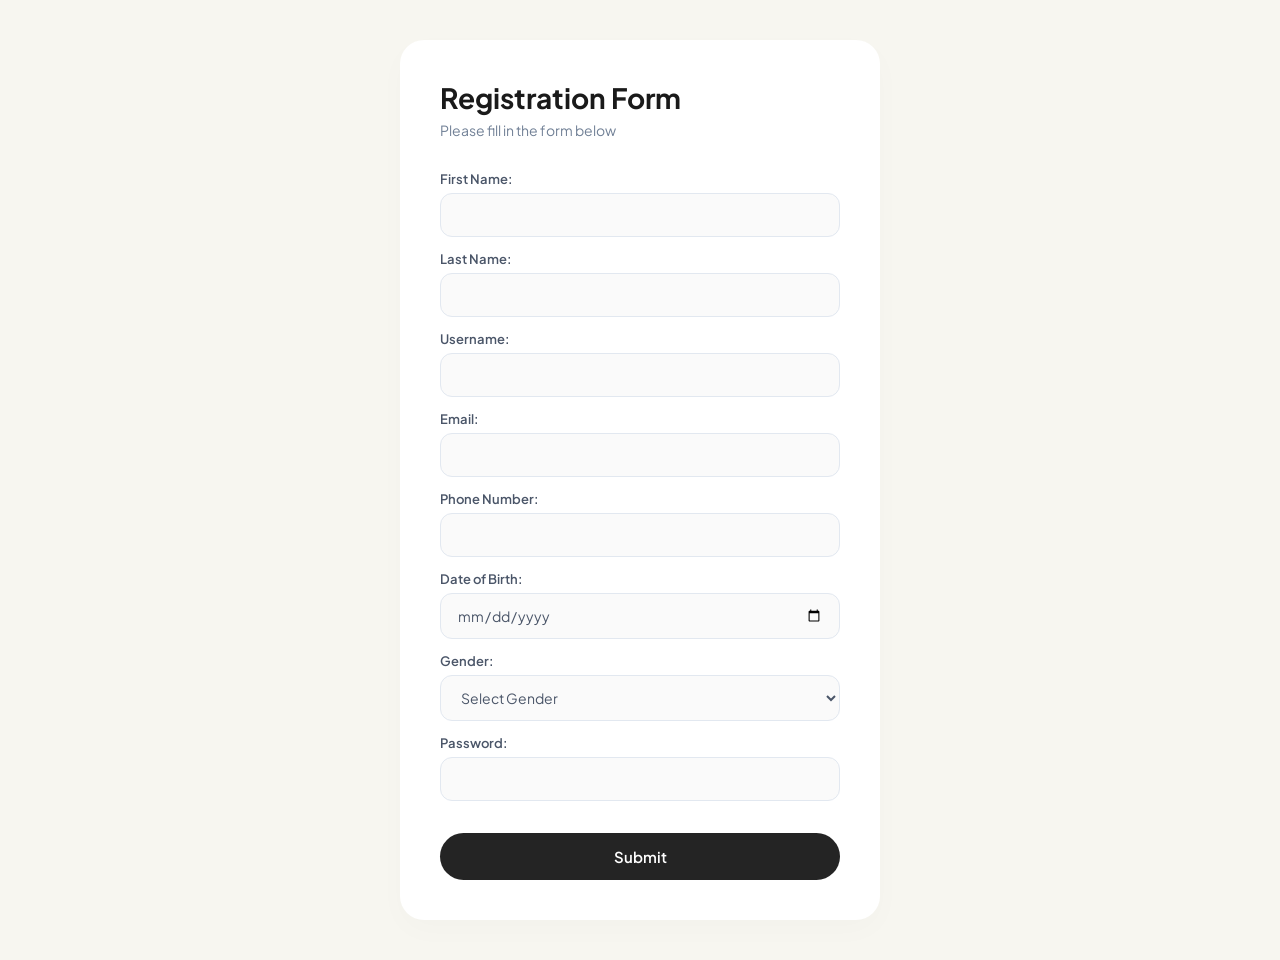
<file: index.html>
<!doctype html>
<html lang="en">
  <head>
    <meta charset="UTF-8" />
    <meta name="viewport" content="width=device-width, initial-scale=1.0" />
    <link rel="stylesheet" href="./styles/register.css" />
    <title>Charity Minds | Registration Form</title>
  </head>
  <body>
    <div class="_form">
      <h1>Registration Form</h1>
      <p>Please fill in the form below</p>

      <form id="registrationForm">
        <!-- First name -->
        <label for="firstName">First Name:</label>
        <input type="text" id="firstName" name="firstName" required />

        <!-- last name -->
        <label for="lastName">Last Name:</label>
        <input type="text" id="lastName" name="lastName" required />

        <!-- user name -->
        <label for="username">Username:</label>
        <input type="text" id="username" name="username" required />

        <!-- email field -->
        <label for="email">Email:</label>
        <input type="email" id="email" name="email" required />

        <!-- Phone number -->
        <label for="phone">Phone Number:</label>
        <input type="tel" id="phone" name="phone" />

        <!-- Date of birth -->
        <label for="dob">Date of Birth:</label>
        <input type="date" id="dob" name="dob" />

        <!-- Gender -->
        <label for="gender">Gender:</label>
        <select id="gender" name="gender">
          <option value="">Select Gender</option>
          <option value="male">Male</option>
          <option value="female">Female</option>
          <option value="other">Other</option>
          <option value="prefer-not-to-say">Prefer not to say</option>
        </select>

        <!-- Paassword -->
        <label for="password">Password:</label>
        <input type="password" id="password" name="password" required />

        <!-- Submit button -->
        <button type="submit">Submit</button>
      </form>
    </div>
    <script type="module" src="register.js"></script>
  </body>
</html>
</file>
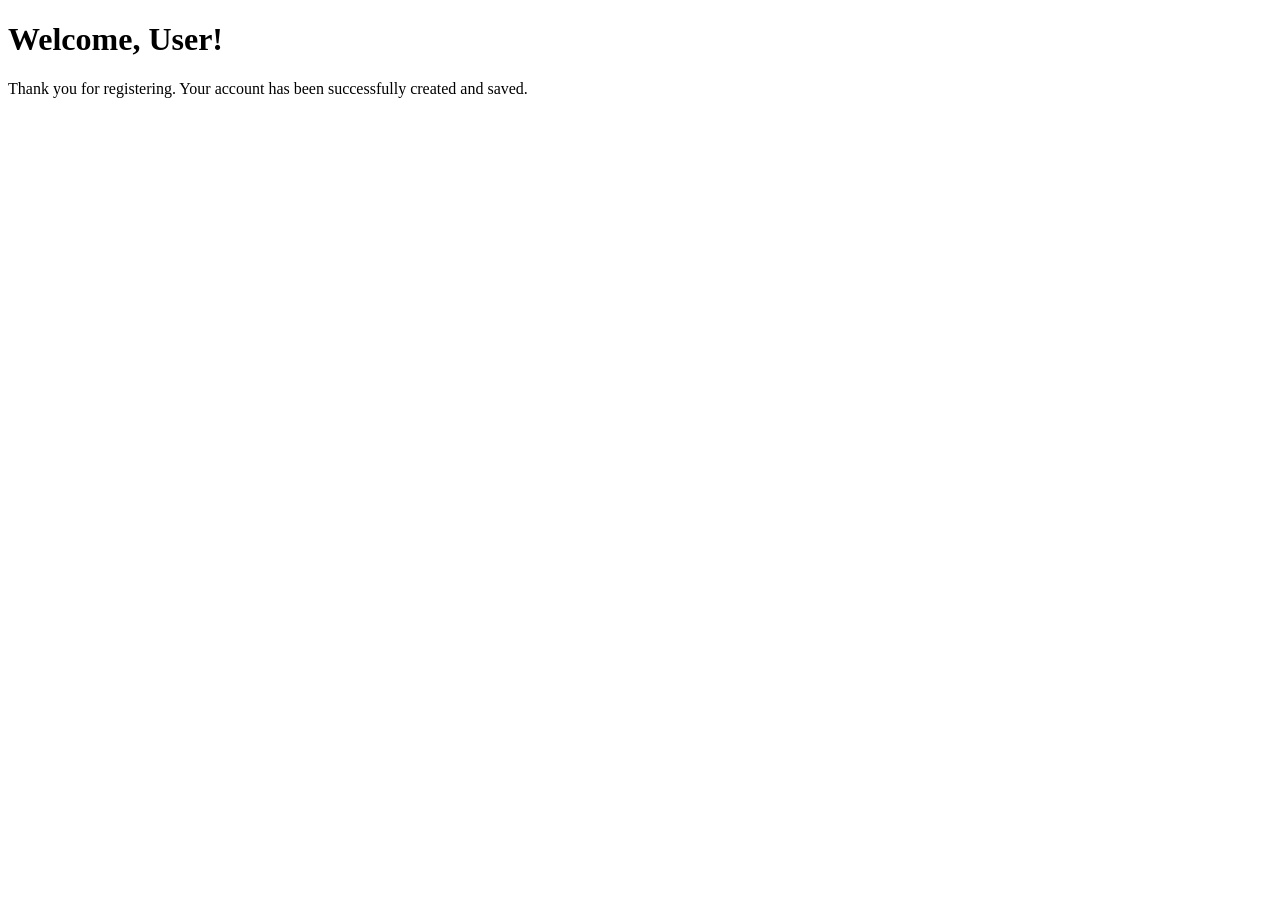
<file: src/welcome.html>
<!doctype html>
<html lang="en">
  <head>
    <meta charset="UTF-8" />
    <meta name="viewport" content="width=device-width, initial-scale=1.0" />
    <title>Welcome | Charity Minds</title>
  </head>
  <body>
    <h1>Welcome, <span id="userGreeting">User</span>!</h1>

    <p>
      Thank you for registering. Your account has been successfully created and
      saved.
    </p>
    <script src="../JS-logic/welcome.js"></script>
  </body>
</html>
</file>
<file: styles/register.css>
/* Import a clean, modern font that matches the dashboard vibe */
@import url("https://fonts.googleapis.com/css2?family=Plus+Jakarta+Sans:wght@400;500;600;700&display=swap");

* {
  box-sizing: border-box;
  margin: 0;
  padding: 0;
  font-family:
    "Plus Jakarta Sans",
    -apple-system,
    BlinkMacSystemFont,
    sans-serif;
}

body {
  /* Soft warm cream background from your dashboard */
  background-color: #f7f6f0;
  display: flex;
  justify-content: center;
  align-items: center;
  min-height: 100vh;
  padding: 40px 20px;
  color: #2d3748;
}

/* Form Container Card */
._form {
  background: #ffffff;
  padding: 40px;
  border-radius: 24px; /* Matching the smooth rounded dashboard look */
  width: 100%;
  max-width: 480px;
  box-shadow: 0 10px 30px rgba(0, 0, 0, 0.02); /* Clean, barely-there shadow */
}

._form h1 {
  font-size: 28px;
  font-weight: 700;
  color: #1a1a1a;
  margin-bottom: 6px;
}

._form p {
  font-size: 14px;
  color: #718096;
  margin-bottom: 32px;
}

/* Form Layout */
form {
  display: flex;
  flex-direction: column;
}

/* Input Fields & Labels */
label {
  font-size: 13px;
  font-weight: 600;
  color: #4a5568;
  margin-bottom: 6px;
  margin-top: 14px;
}

/* First label doesn't need top margin */
label:first-of-type {
  margin-top: 0;
}

input[type="text"],
input[type="email"],
input[type="tel"],
input[type="date"],
input[type="password"],
select {
  width: 100%;
  padding: 12px 16px;
  border: 1px solid #e2e8f0;
  background-color: #fafafa;
  border-radius: 12px; /* Smooth rounded inputs */
  font-size: 14px;
  color: #2d3748;
  outline: none;
  transition: all 0.25s ease;
}

/* Style for date and select dropdowns specifically */
input[type="date"],
select {
  color: #4a5568;
}

/* Interactive Focus State — Using the Gold accent from your selected table row */
input:focus,
select:focus {
  border-color: #fbc02d;
  background-color: #ffffff;
  box-shadow: 0 0 0 3px rgba(251, 192, 45, 0.15);
}

/* Submit Button — Styled like the pill-shaped active 'All' button */
button[type="submit"] {
  background-color: #242424;
  color: #ffffff;
  border: none;
  padding: 14px;
  border-radius: 50px; /* Capsule button style */
  font-size: 15px;
  font-weight: 600;
  cursor: pointer;
  margin-top: 32px;
  transition: all 0.2s ease;
}

/* Hover effect flips to your dashboard's signature Gold highlight */
button[type="submit"]:hover {
  background-color: #fbc02d;
  color: #242424;
  transform: translateY(-1px);
}

button[type="submit"]:active {
  transform: translateY(1px);
}
</file>
